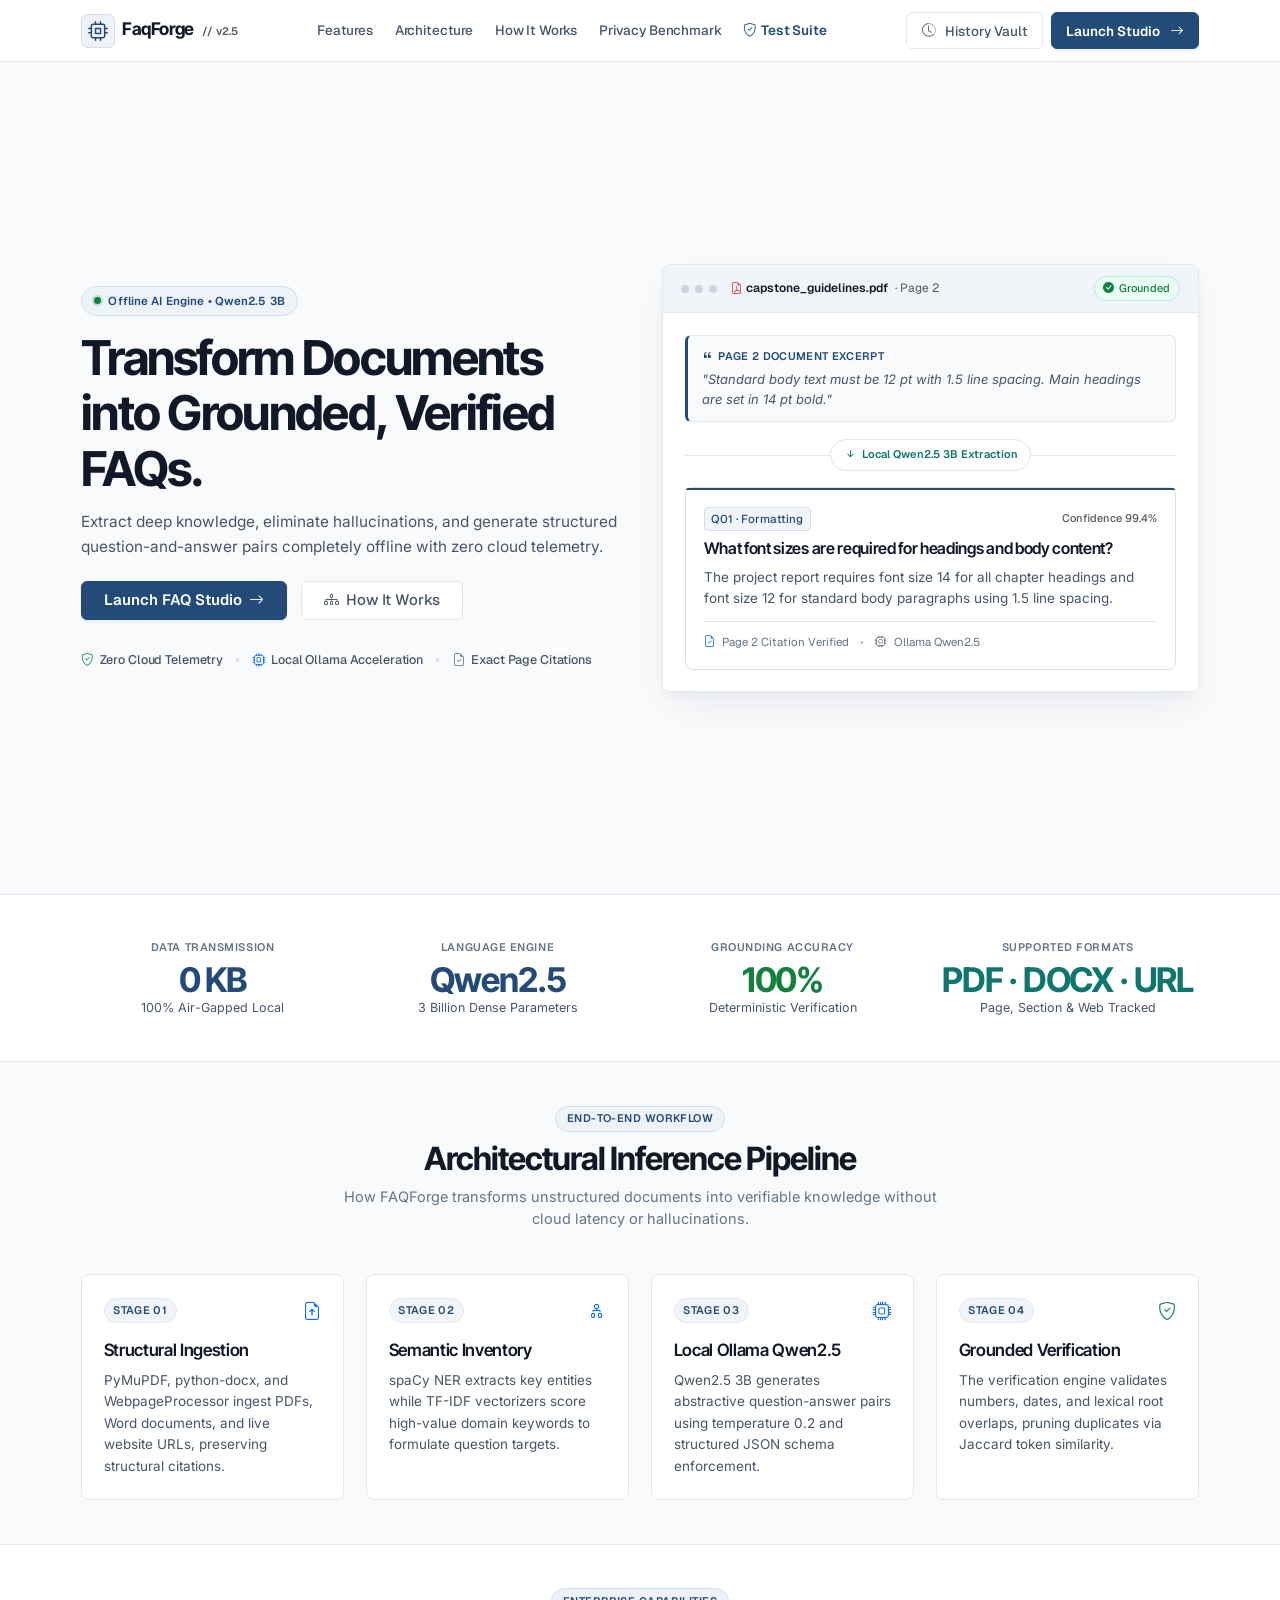
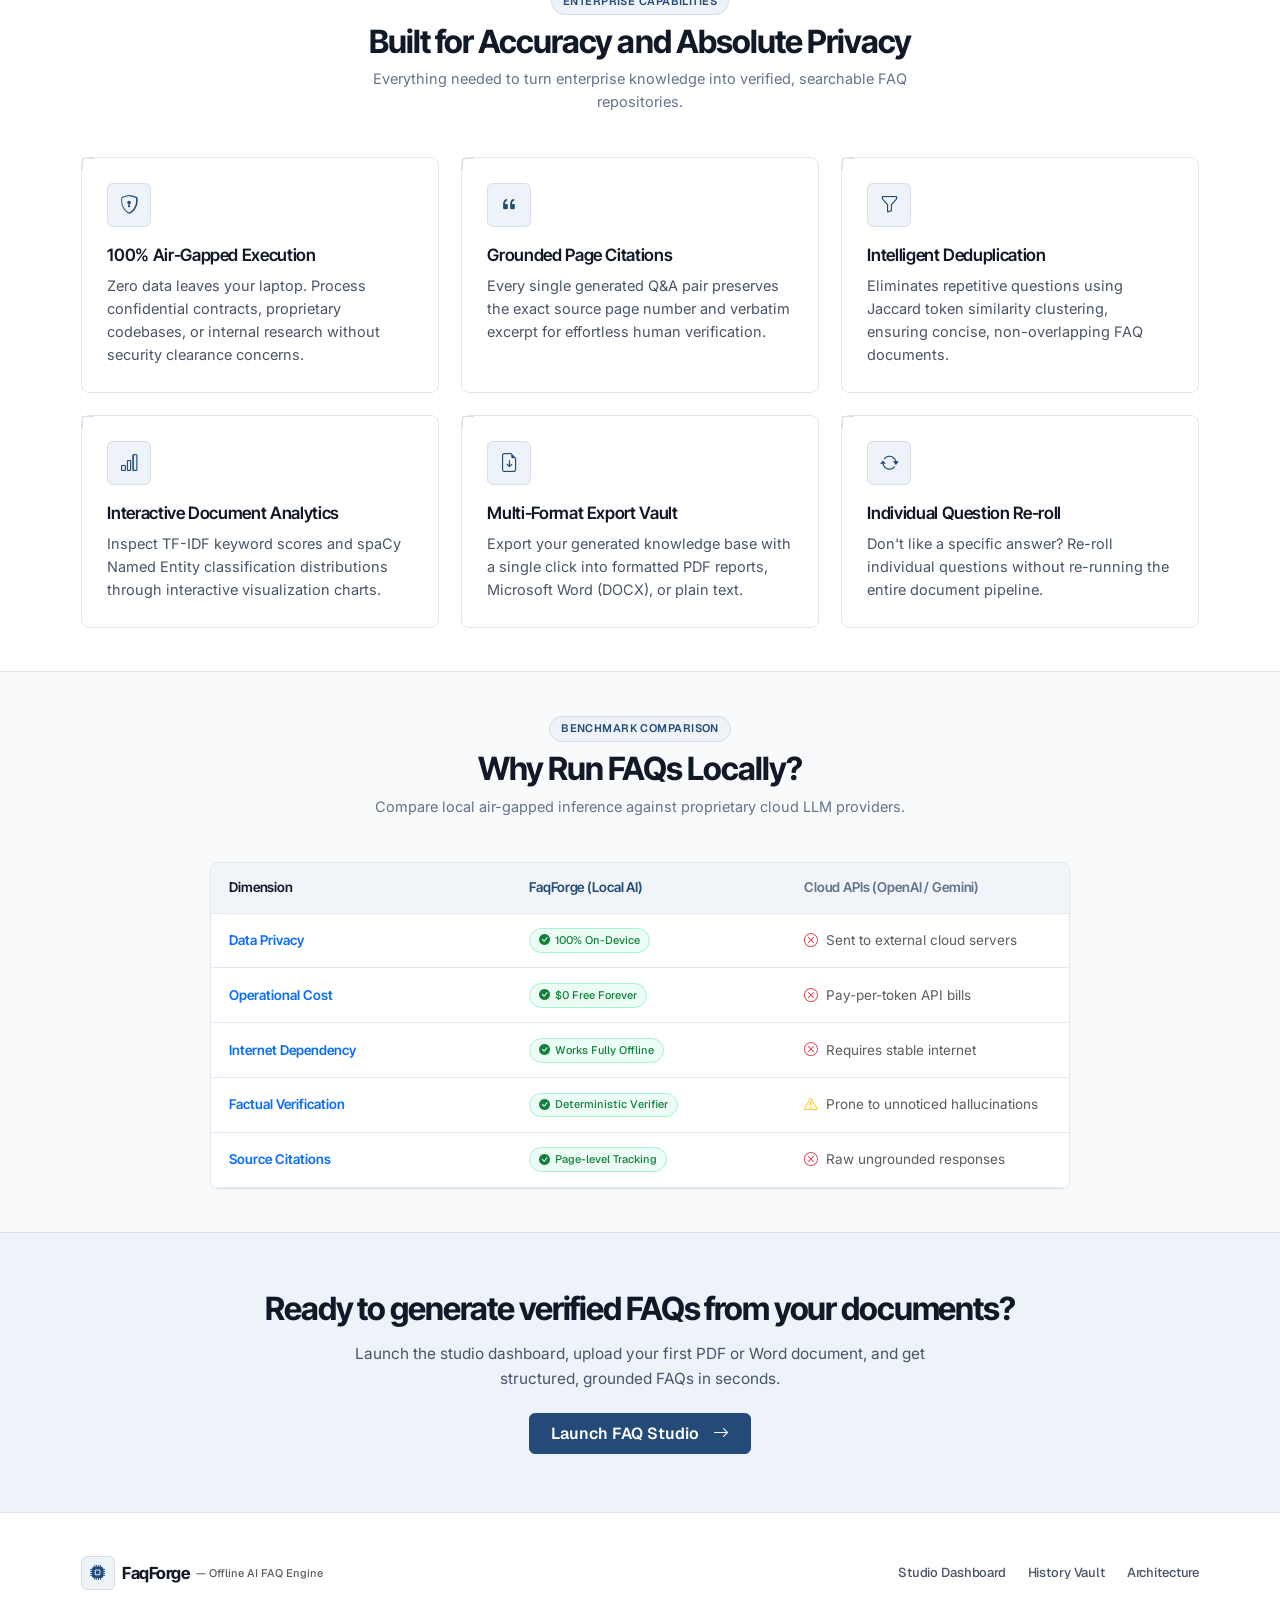
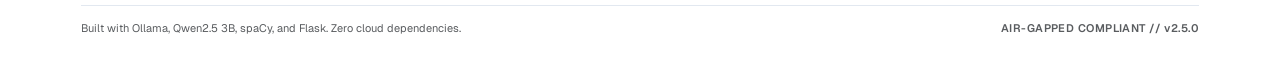
<file: frontend/landing.html>
<!DOCTYPE html>
<html lang="en">
<head>
    <meta charset="UTF-8">
    <meta name="viewport" content="width=device-width, initial-scale=1.0">
    <title>FaqForge — Offline AI Document FAQ Generator</title>
    <meta name="description" content="Transform complex documents into verified, grounded FAQs 100% offline using local AI inference and deterministic verification.">

    <!-- Preconnect & Narrow Font Typography System (Inter Tight + Geist + Inter) -->
    <link rel="preconnect" href="https://fonts.googleapis.com">
    <link rel="preconnect" href="https://fonts.gstatic.com" crossorigin>
    <link href="https://fonts.googleapis.com/css2?family=Inter+Tight:wght@400;500;600;700;800&family=Geist:wght@400;500;600;700&family=Inter:wght@400;500;600&display=swap" rel="stylesheet">
    
    <link href="https://cdn.jsdelivr.net/npm/bootstrap@5.3.0/dist/css/bootstrap.min.css" rel="stylesheet">
    <link rel="stylesheet" href="https://cdn.jsdelivr.net/npm/bootstrap-icons@1.11.1/font/bootstrap-icons.css">
    <link rel="stylesheet" href="css/style.css">

    <style>
        /* Landing Page Custom Typography & Architectural Styling */
        :root {
            --font-display: 'Inter Tight', system-ui, -apple-system, BlinkMacSystemFont, "Segoe UI", Roboto, sans-serif;
            --font-ui-narrow: 'Geist', system-ui, -apple-system, BlinkMacSystemFont, "Segoe UI", Roboto, sans-serif;
            --font-body-text: 'Inter', system-ui, -apple-system, sans-serif;
        }

        .landing-body {
            background-color: var(--bg-app);
            overflow-x: hidden;
            color: var(--text-secondary);
            font-family: var(--font-body-text);
            -webkit-font-smoothing: antialiased;
            -moz-osx-font-smoothing: grayscale;
        }

        .landing-nav {
            background-color: rgba(255, 255, 255, 0.96);
            backdrop-filter: blur(10px);
            border-bottom: 1px solid var(--border-color);
            position: sticky;
            top: 0;
            z-index: 1000;
            padding: 0.85rem 2rem;
            font-family: var(--font-ui-narrow);
        }

        .landing-nav .brand-title {
            font-family: var(--font-display);
            font-size: 1.2rem;
            font-weight: 700;
            letter-spacing: -0.03em;
            color: var(--text-primary);
        }

        .landing-nav .nav-link-custom {
            font-family: var(--font-ui-narrow);
            font-size: 13.5px;
            font-weight: 500;
            letter-spacing: -0.01em;
            color: var(--text-secondary);
            text-decoration: none;
            transition: color var(--transition-fast);
        }

        .landing-nav .nav-link-custom:hover {
            color: var(--primary-accent);
        }

        .landing-hero {
            min-height: calc(100vh - 68px);
            display: flex;
            align-items: center;
            justify-content: center;
            padding: 3.5rem 2rem;
            position: relative;
        }

        .landing-hero > .container-xl {
            width: 100%;
        }

        .hero-headline {
            font-family: var(--font-display);
            font-size: clamp(32px, 4.2vw, 48px);
            font-weight: 700;
            line-height: 1.15;
            color: var(--text-primary);
            letter-spacing: -0.035em;
        }

        .hero-subhead {
            font-family: var(--font-body-text);
            font-size: clamp(15px, 1.2vw, 17px);
            line-height: 1.6;
            color: var(--text-secondary);
            max-width: 580px;
        }

        .hero-badge, .blueprint-badge {
            display: inline-flex;
            align-items: center;
            gap: 0.5rem;
            padding: 0.35rem 0.85rem;
            background-color: var(--soft-blue-bg);
            border: 1px solid var(--line-arch);
            border-radius: var(--radius-pill);
            color: var(--primary-accent);
            font-family: var(--font-ui-narrow);
            font-size: 11.5px;
            font-weight: 600;
            letter-spacing: 0.01em;
        }

        .hero-badge .status-dot, .blueprint-badge .status-dot {
            width: 7px;
            height: 7px;
            border-radius: 50%;
            background-color: var(--status-success);
            box-shadow: 0 0 0 2px rgba(21, 128, 61, 0.2);
            animation: pulse-dot 2s infinite ease-in-out;
        }

        .landing-trust-bar {
            display: flex;
            flex-wrap: wrap;
            align-items: center;
            gap: 0.85rem;
            font-family: var(--font-ui-narrow);
            font-size: 12.5px;
            font-weight: 500;
            letter-spacing: -0.01em;
            color: var(--text-secondary);
        }

        .landing-trust-item {
            display: inline-flex;
            align-items: center;
            gap: 0.4rem;
        }

        .trust-dot {
            color: var(--line-arch);
            font-weight: 700;
            font-size: 14px;
        }

        /* Clean Hero Showcase Window */
        .hero-showcase-box {
            background-color: var(--bg-surface);
            border: 1px solid var(--border-color);
            border-radius: var(--radius-card);
            box-shadow: 0 16px 36px -8px rgba(15, 23, 42, 0.08), 0 4px 12px -2px rgba(15, 23, 42, 0.03);
            overflow: hidden;
            transition: all var(--transition-fast);
        }

        .hero-showcase-box:hover {
            border-color: var(--line-arch);
            box-shadow: 0 20px 44px -8px rgba(36, 75, 120, 0.1);
        }

        .showcase-window-bar {
            background-color: var(--bg-secondary);
            border-bottom: 1px solid var(--border-color);
            padding: 0.75rem 1.25rem;
            display: flex;
            align-items: center;
            justify-content: space-between;
        }

        .window-dots {
            display: flex;
            align-items: center;
            gap: 6px;
        }

        .window-dot {
            width: 8px;
            height: 8px;
            border-radius: 50%;
            background-color: #CBD5E1;
        }

        .showcase-doc-name {
            font-family: var(--font-ui-narrow);
            font-size: 12px;
            font-weight: 600;
            color: var(--text-primary);
        }

        .showcase-content {
            padding: 1.5rem;
            background-color: var(--bg-surface);
        }

        .showcase-source-block {
            background-color: var(--bg-app);
            border: 1px solid var(--border-color);
            border-left: 3px solid var(--primary-accent);
            border-radius: var(--radius-input);
            padding: 0.85rem 1rem;
        }

        .showcase-source-label {
            font-family: var(--font-ui-narrow);
            font-size: 11px;
            font-weight: 600;
            letter-spacing: 0.03em;
            text-transform: uppercase;
            color: var(--primary-accent);
            margin-bottom: 0.35rem;
            display: flex;
            align-items: center;
            gap: 5px;
        }

        .showcase-source-text {
            font-family: var(--font-body-text);
            font-size: 13px;
            line-height: 1.5;
            color: var(--text-secondary);
            font-style: italic;
        }

        .showcase-flow-divider {
            display: flex;
            align-items: center;
            justify-content: center;
            margin: 1.15rem 0;
            position: relative;
        }

        .showcase-flow-divider::before {
            content: '';
            position: absolute;
            left: 0;
            right: 0;
            top: 50%;
            height: 1px;
            background-color: var(--border-color);
            z-index: 1;
        }

        .showcase-flow-badge {
            position: relative;
            z-index: 2;
            background-color: var(--bg-surface);
            border: 1px solid var(--border-color);
            border-radius: var(--radius-pill);
            padding: 0.25rem 0.85rem;
            font-family: var(--font-ui-narrow);
            font-size: 11px;
            font-weight: 600;
            color: var(--secondary-accent);
            display: inline-flex;
            align-items: center;
            gap: 4px;
            box-shadow: 0 1px 3px rgba(0,0,0,0.02);
        }

        .showcase-faq-result {
            background-color: var(--bg-surface);
            border: 1px solid var(--line-arch);
            border-radius: var(--radius-card);
            padding: 1.25rem;
            box-shadow: 0 2px 8px -2px rgba(15, 23, 42, 0.04);
            position: relative;
        }

        .showcase-faq-result::before {
            content: '';
            position: absolute;
            top: 0;
            left: 0;
            right: 0;
            height: 2px;
            background-color: var(--primary-accent);
            border-top-left-radius: var(--radius-card);
            border-top-right-radius: var(--radius-card);
        }

        .showcase-faq-question {
            font-family: var(--font-display);
            font-size: 16px;
            font-weight: 600;
            letter-spacing: -0.02em;
            color: var(--text-primary);
            line-height: 1.35;
            margin-bottom: 0.5rem;
        }

        .showcase-faq-answer {
            font-family: var(--font-body-text);
            font-size: 13.5px;
            line-height: 1.55;
            color: var(--text-secondary);
            margin-bottom: 0.85rem;
        }

        .showcase-faq-footer {
            display: flex;
            align-items: center;
            gap: 0.75rem;
            border-top: 1px solid var(--border-color);
            padding-top: 0.75rem;
            font-family: var(--font-ui-narrow);
            font-size: 11.5px;
            color: var(--text-muted);
        }

        .section-badge {
            display: inline-flex;
            align-items: center;
            padding: 0.25rem 0.75rem;
            background-color: var(--soft-blue-bg);
            border: 1px solid var(--line-arch);
            border-radius: var(--radius-pill);
            color: var(--primary-accent);
            font-family: var(--font-ui-narrow);
            font-size: 11px;
            font-weight: 600;
            letter-spacing: 0.04em;
            text-transform: uppercase;
        }

        .section-heading {
            font-family: var(--font-display);
            font-size: clamp(24px, 3vw, 32px);
            font-weight: 700;
            line-height: 1.22;
            color: var(--text-primary);
            letter-spacing: -0.03em;
        }

        .section-subhead {
            font-family: var(--font-body-text);
            font-size: 14.5px;
            line-height: 1.55;
            color: var(--text-muted);
            max-width: 620px;
            margin: 0 auto;
        }

        .stat-card {
            background-color: var(--bg-surface);
            border: 1px solid var(--border-color);
            border-radius: var(--radius-card);
            padding: 1.5rem;
            transition: all var(--transition-fast);
            position: relative;
        }

        .stat-card:hover {
            border-color: var(--primary-accent);
            transform: translateY(-2px);
            box-shadow: 0 6px 18px -3px rgba(15, 23, 42, 0.06);
        }

        .stat-metric-kicker {
            font-family: var(--font-ui-narrow);
            font-size: 11px;
            font-weight: 600;
            letter-spacing: 0.05em;
            text-transform: uppercase;
            color: var(--text-muted);
            margin-bottom: 0.35rem;
        }

        .stat-metric-val {
            font-family: var(--font-display);
            font-size: 34px;
            font-weight: 700;
            letter-spacing: -0.035em;
            line-height: 1.1;
        }

        .stat-metric-sub {
            font-family: var(--font-body-text);
            font-size: 12.5px;
            color: var(--text-secondary);
        }

        .card-heading {
            font-family: var(--font-display);
            font-size: 17px;
            font-weight: 600;
            line-height: 1.35;
            color: var(--text-primary);
            letter-spacing: -0.02em;
        }

        .feature-card {
            background-color: var(--bg-surface);
            border: 1px solid var(--border-color);
            border-radius: var(--radius-card);
            padding: 1.75rem;
            height: 100%;
            position: relative;
            transition: all var(--transition-fast);
        }

        .feature-card:hover {
            border-color: var(--primary-accent);
            box-shadow: 0 8px 24px -4px rgba(36, 75, 120, 0.08);
            transform: translateY(-2px);
        }

        .feature-card-corner {
            position: absolute;
            top: 0;
            left: 0;
            width: 12px;
            height: 12px;
            border-top: 1.5px solid var(--line-arch);
            border-left: 1.5px solid var(--line-arch);
        }

        .feature-icon-box {
            width: 44px;
            height: 44px;
            border-radius: var(--radius-input);
            background-color: var(--soft-blue-bg);
            border: 1px solid var(--line-arch);
            color: var(--primary-accent);
            display: flex;
            align-items: center;
            justify-content: center;
            font-size: 1.3rem;
            margin-bottom: 1.15rem;
        }

        .step-num-pill {
            font-family: var(--font-ui-narrow);
            font-size: 11px;
            font-weight: 600;
            letter-spacing: 0.03em;
            padding: 0.2rem 0.6rem;
            border-radius: var(--radius-pill);
            background-color: var(--bg-secondary);
            border: 1px solid var(--border-color);
            color: var(--primary-accent);
        }

        .comparison-table th {
            font-family: var(--font-display);
            font-size: 13.5px;
            font-weight: 600;
            letter-spacing: -0.01em;
            padding: 1rem 1.25rem;
            color: var(--text-primary);
            background-color: var(--bg-secondary);
            border-bottom: 1px solid var(--border-color);
        }

        .comparison-table td {
            font-family: var(--font-body-text);
            font-size: 13.5px;
            padding: 1rem 1.25rem;
            vertical-align: middle;
            border-bottom: 1px solid var(--border-color);
        }

        .landing-footer {
            border-top: 1px solid var(--border-color);
            background-color: var(--bg-surface);
            padding: 3rem 2rem 2rem 2rem;
            font-family: var(--font-ui-narrow);
        }

        .landing-footer .brand-title {
            font-family: var(--font-display);
            font-size: 1.15rem;
            font-weight: 700;
            letter-spacing: -0.03em;
        }

        .landing-footer a {
            font-family: var(--font-ui-narrow);
            font-size: 13px;
            font-weight: 500;
            letter-spacing: -0.01em;
            color: var(--text-secondary);
            text-decoration: none;
            transition: color var(--transition-fast);
        }

        .landing-footer a:hover {
            color: var(--primary-accent);
        }
    </style>
</head>
<body class="landing-body">

    <!-- Top Navigation Bar -->
    <header class="landing-nav">
        <div class="container-xl d-flex align-items-center justify-content-between">
            <a class="d-flex align-items-center gap-2 text-decoration-none" href="/">
                <div class="brand-icon">
                    <svg width="20" height="20" viewBox="0 0 24 24" fill="none" stroke="currentColor" stroke-width="1.8" stroke-linecap="round" stroke-linejoin="round">
                        <rect x="4" y="4" width="16" height="16" rx="2"/>
                        <rect x="9" y="9" width="6" height="6"/>
                        <line x1="9" y1="1" x2="9" y2="4"/>
                        <line x1="15" y1="1" x2="15" y2="4"/>
                        <line x1="9" y1="20" x2="9" y2="23"/>
                        <line x1="15" y1="20" x2="15" y2="23"/>
                        <line x1="20" y1="9" x2="23" y2="9"/>
                        <line x1="20" y1="14" x2="23" y2="14"/>
                        <line x1="1" y1="9" x2="4" y2="9"/>
                        <line x1="1" y1="14" x2="4" y2="14"/>
                    </svg>
                </div>
                <div>
                    <span class="brand-title">FaqForge</span>
                    <span class="d-none d-sm-inline-block ms-1 text-muted" style="font-family: var(--font-ui-narrow); font-size: 11px; font-weight: 600;">// v2.5</span>
                </div>
            </a>

            <!-- Nav Links -->
            <nav class="d-none d-md-flex align-items-center gap-4">
                <a href="#features" class="nav-link-custom">Features</a>
                <a href="#architecture" class="nav-link-custom">Architecture</a>
                <a href="#pipeline" class="nav-link-custom">How It Works</a>
                <a href="#comparison" class="nav-link-custom">Privacy Benchmark</a>
                <a href="/tests" class="nav-link-custom" style="color: var(--primary-accent); font-weight: 600;"><i class="bi bi-shield-check me-1"></i>Test Suite</a>
            </nav>

            <!-- Launch Studio Action -->
            <div class="d-flex align-items-center gap-2">
                <a href="/history.html" class="btn btn-outline-secondary d-none d-sm-inline-flex px-3" style="font-family: var(--font-ui-narrow); font-weight: 500;">
                    <i class="bi bi-clock-history me-1"></i> History Vault
                </a>
                <a href="/app" class="btn btn-primary px-3 shadow-sm" style="font-family: var(--font-ui-narrow); font-weight: 600;">
                    <span>Launch Studio</span>
                    <i class="bi bi-arrow-right ms-1"></i>
                </a>
            </div>
        </div>
    </header>

    <!-- Hero Section -->
    <section class="landing-hero">
        <div class="container-xl">
            <div class="row align-items-center g-5">
                <div class="col-lg-6">
                    <div class="hero-badge mb-3">
                        <span class="status-dot"></span>
                        <span>Offline AI Engine • Qwen2.5 3B</span>
                    </div>

                    <h1 class="hero-headline mb-3">
                        Transform Documents into Grounded, Verified FAQs.
                    </h1>

                    <p class="hero-subhead mb-4">
                        Extract deep knowledge, eliminate hallucinations, and generate structured question-and-answer pairs completely offline with zero cloud telemetry.
                    </p>

                    <div class="d-flex flex-wrap align-items-center gap-3 mb-4">
                        <a href="/app" class="btn btn-primary px-4 py-2.5 d-inline-flex align-items-center gap-2 shadow-sm" style="font-family: var(--font-ui-narrow); font-size: 15px; font-weight: 600;">
                            <span>Launch FAQ Studio</span>
                            <i class="bi bi-arrow-right"></i>
                        </a>
                        <a href="#pipeline" class="btn btn-outline-secondary px-4 py-2.5 d-inline-flex align-items-center gap-2" style="font-family: var(--font-ui-narrow); font-size: 15px; font-weight: 500;">
                            <i class="bi bi-diagram-3"></i>
                            <span>How It Works</span>
                        </a>
                    </div>

                    <!-- Clean Narrow Trust Indicators -->
                    <div class="landing-trust-bar pt-2">
                        <span class="landing-trust-item"><i class="bi bi-shield-check text-success"></i> Zero Cloud Telemetry</span>
                        <span class="trust-dot">•</span>
                        <span class="landing-trust-item"><i class="bi bi-cpu text-primary"></i> Local Ollama Acceleration</span>
                        <span class="trust-dot">•</span>
                        <span class="landing-trust-item"><i class="bi bi-file-earmark-check text-secondary"></i> Exact Page Citations</span>
                    </div>
                </div>

                <!-- Right Hero Visual Showcase Card -->
                <div class="col-lg-6">
                    <div class="hero-showcase-box">
                        <!-- Top Window Titlebar -->
                        <div class="showcase-window-bar">
                            <div class="d-flex align-items-center gap-2">
                                <div class="window-dots">
                                    <span class="window-dot"></span>
                                    <span class="window-dot"></span>
                                    <span class="window-dot"></span>
                                </div>
                                <span class="showcase-doc-name ms-2">
                                    <i class="bi bi-file-earmark-pdf text-danger"></i>
                                    <span>capstone_guidelines.pdf</span>
                                    <span class="text-muted fw-normal ms-1">· Page 2</span>
                                </span>
                            </div>
                            <span class="badge-status verified"><i class="bi bi-check-circle-fill"></i> Grounded</span>
                        </div>

                        <!-- Card Body with Ingestion -> Generated Output -->
                        <div class="showcase-content">
                            <!-- Source Excerpt -->
                            <div class="showcase-source-block mb-3">
                                <div class="showcase-source-label">
                                    <i class="bi bi-quote"></i> Page 2 Document Excerpt
                                </div>
                                <div class="showcase-source-text">
                                    "Standard body text must be 12 pt with 1.5 line spacing. Main headings are set in 14 pt bold."
                                </div>
                            </div>

                            <!-- Minimal Process Indicator -->
                            <div class="showcase-flow-divider">
                                <span class="showcase-flow-badge">
                                    <i class="bi bi-arrow-down-short fs-6"></i> Local Qwen2.5 3B Extraction
                                </span>
                            </div>

                            <!-- Grounded FAQ Result -->
                            <div class="showcase-faq-result">
                                <div class="d-flex align-items-center justify-content-between mb-2">
                                    <span class="faq-index-pill">Q01 · Formatting</span>
                                    <span class="text-muted" style="font-family: var(--font-ui-narrow); font-size: 11px; font-weight: 500;">Confidence 99.4%</span>
                                </div>
                                <h3 class="showcase-faq-question">What font sizes are required for headings and body content?</h3>
                                <p class="showcase-faq-answer">
                                    The project report requires font size 14 for all chapter headings and font size 12 for standard body paragraphs using 1.5 line spacing.
                                </p>
                                <div class="showcase-faq-footer">
                                    <span><i class="bi bi-file-earmark-check text-primary me-1"></i> Page 2 Citation Verified</span>
                                    <span class="text-muted opacity-50">•</span>
                                    <span><i class="bi bi-cpu text-secondary me-1"></i> Ollama Qwen2.5</span>
                                </div>
                            </div>
                        </div>
                    </div>
                </div>
            </div>
        </div>
    </section>

    <!-- Key Metrics / Stats Section -->
    <section class="py-4 py-md-5 border-top border-bottom" style="background-color: var(--bg-surface); border-color: var(--border-color) !important;">
        <div class="container-xl">
            <div class="row g-4 text-center">
                <div class="col-6 col-md-3">
                    <div class="stat-metric-kicker">Data Transmission</div>
                    <div class="stat-metric-val" style="color: var(--primary-accent);">0 KB</div>
                    <div class="stat-metric-sub">100% Air-Gapped Local</div>
                </div>
                <div class="col-6 col-md-3">
                    <div class="stat-metric-kicker">Language Engine</div>
                    <div class="stat-metric-val" style="color: var(--primary-accent);">Qwen2.5</div>
                    <div class="stat-metric-sub">3 Billion Dense Parameters</div>
                </div>
                <div class="col-6 col-md-3">
                    <div class="stat-metric-kicker">Grounding Accuracy</div>
                    <div class="stat-metric-val" style="color: var(--status-success);">100%</div>
                    <div class="stat-metric-sub">Deterministic Verification</div>
                </div>
                <div class="col-6 col-md-3">
                    <div class="stat-metric-kicker">Supported Formats</div>
                    <div class="stat-metric-val" style="color: var(--secondary-accent);">PDF · DOCX · URL</div>
                    <div class="stat-metric-sub">Page, Section & Web Tracked</div>
                </div>
            </div>
        </div>
    </section>

    <!-- How It Works / Architectural Pipeline Section -->
    <section id="pipeline" class="py-5">
        <div class="container-xl">
            <div class="text-center mx-auto mb-5" style="max-width: 620px;">
                <div class="section-badge mb-2">END-TO-END WORKFLOW</div>
                <h2 class="section-heading mb-2">Architectural Inference Pipeline</h2>
                <p class="section-subhead">How FAQForge transforms unstructured documents into verifiable knowledge without cloud latency or hallucinations.</p>
            </div>

            <div class="row g-4">
                <!-- Step 1 -->
                <div class="col-md-6 col-lg-3">
                    <div class="stat-card h-100">
                        <div class="d-flex align-items-center justify-content-between mb-3">
                            <span class="step-num-pill">STAGE 01</span>
                            <i class="bi bi-file-earmark-arrow-up text-primary fs-5" style="color: var(--primary-accent);"></i>
                        </div>
                        <h3 class="card-heading mb-2">Structural Ingestion</h3>
                        <p class="answer-text mb-0" style="font-size: 13.5px;">
                            PyMuPDF, python-docx, and WebpageProcessor ingest PDFs, Word documents, and live website URLs, preserving structural citations.
                        </p>
                    </div>
                </div>

                <!-- Step 2 -->
                <div class="col-md-6 col-lg-3">
                    <div class="stat-card h-100">
                        <div class="d-flex align-items-center justify-content-between mb-3">
                            <span class="step-num-pill">STAGE 02</span>
                            <i class="bi bi-diagram-2 text-primary fs-5" style="color: var(--secondary-accent);"></i>
                        </div>
                        <h3 class="card-heading mb-2">Semantic Inventory</h3>
                        <p class="answer-text mb-0" style="font-size: 13.5px;">
                            spaCy NER extracts key entities while TF-IDF vectorizers score high-value domain keywords to formulate question targets.
                        </p>
                    </div>
                </div>

                <!-- Step 3 -->
                <div class="col-md-6 col-lg-3">
                    <div class="stat-card h-100">
                        <div class="d-flex align-items-center justify-content-between mb-3">
                            <span class="step-num-pill">STAGE 03</span>
                            <i class="bi bi-cpu text-primary fs-5" style="color: var(--primary-accent);"></i>
                        </div>
                        <h3 class="card-heading mb-2">Local Ollama Qwen2.5</h3>
                        <p class="answer-text mb-0" style="font-size: 13.5px;">
                            Qwen2.5 3B generates abstractive question-answer pairs using temperature 0.2 and structured JSON schema enforcement.
                        </p>
                    </div>
                </div>

                <!-- Step 4 -->
                <div class="col-md-6 col-lg-3">
                    <div class="stat-card h-100">
                        <div class="d-flex align-items-center justify-content-between mb-3">
                            <span class="step-num-pill">STAGE 04</span>
                            <i class="bi bi-shield-check text-success fs-5"></i>
                        </div>
                        <h3 class="card-heading mb-2">Grounded Verification</h3>
                        <p class="answer-text mb-0" style="font-size: 13.5px;">
                            The verification engine validates numbers, dates, and lexical root overlaps, pruning duplicates via Jaccard token similarity.
                        </p>
                    </div>
                </div>
            </div>
        </div>
    </section>

    <!-- Core Features Grid -->
    <section id="features" class="py-5" style="background-color: var(--bg-surface); border-top: 1px solid var(--border-color); border-bottom: 1px solid var(--border-color);">
        <div class="container-xl">
            <div class="text-center mx-auto mb-5" style="max-width: 620px;">
                <div class="section-badge mb-2">ENTERPRISE CAPABILITIES</div>
                <h2 class="section-heading mb-2">Built for Accuracy and Absolute Privacy</h2>
                <p class="section-subhead">Everything needed to turn enterprise knowledge into verified, searchable FAQ repositories.</p>
            </div>

            <div class="row g-4">
                <div class="col-md-6 col-lg-4">
                    <div class="feature-card">
                        <div class="feature-card-corner"></div>
                        <div class="feature-icon-box">
                            <i class="bi bi-shield-lock"></i>
                        </div>
                        <h3 class="card-heading mb-2">100% Air-Gapped Execution</h3>
                        <p class="answer-text mb-0">
                            Zero data leaves your laptop. Process confidential contracts, proprietary codebases, or internal research without security clearance concerns.
                        </p>
                    </div>
                </div>

                <div class="col-md-6 col-lg-4">
                    <div class="feature-card">
                        <div class="feature-card-corner"></div>
                        <div class="feature-icon-box">
                            <i class="bi bi-quote"></i>
                        </div>
                        <h3 class="card-heading mb-2">Grounded Page Citations</h3>
                        <p class="answer-text mb-0">
                            Every single generated Q&A pair preserves the exact source page number and verbatim excerpt for effortless human verification.
                        </p>
                    </div>
                </div>

                <div class="col-md-6 col-lg-4">
                    <div class="feature-card">
                        <div class="feature-card-corner"></div>
                        <div class="feature-icon-box">
                            <i class="bi bi-funnel"></i>
                        </div>
                        <h3 class="card-heading mb-2">Intelligent Deduplication</h3>
                        <p class="answer-text mb-0">
                            Eliminates repetitive questions using Jaccard token similarity clustering, ensuring concise, non-overlapping FAQ documents.
                        </p>
                    </div>
                </div>

                <div class="col-md-6 col-lg-4">
                    <div class="feature-card">
                        <div class="feature-card-corner"></div>
                        <div class="feature-icon-box">
                            <i class="bi bi-bar-chart"></i>
                        </div>
                        <h3 class="card-heading mb-2">Interactive Document Analytics</h3>
                        <p class="answer-text mb-0">
                            Inspect TF-IDF keyword scores and spaCy Named Entity classification distributions through interactive visualization charts.
                        </p>
                    </div>
                </div>

                <div class="col-md-6 col-lg-4">
                    <div class="feature-card">
                        <div class="feature-card-corner"></div>
                        <div class="feature-icon-box">
                            <i class="bi bi-file-earmark-arrow-down"></i>
                        </div>
                        <h3 class="card-heading mb-2">Multi-Format Export Vault</h3>
                        <p class="answer-text mb-0">
                            Export your generated knowledge base with a single click into formatted PDF reports, Microsoft Word (DOCX), or plain text.
                        </p>
                    </div>
                </div>

                <div class="col-md-6 col-lg-4">
                    <div class="feature-card">
                        <div class="feature-card-corner"></div>
                        <div class="feature-icon-box">
                            <i class="bi bi-arrow-repeat"></i>
                        </div>
                        <h3 class="card-heading mb-2">Individual Question Re-roll</h3>
                        <p class="answer-text mb-0">
                            Don't like a specific answer? Re-roll individual questions without re-running the entire document pipeline.
                        </p>
                    </div>
                </div>
            </div>
        </div>
    </section>

    <!-- Comparison Section (FaqForge vs Cloud APIs) -->
    <section id="comparison" class="py-5">
        <div class="container-xl">
            <div class="text-center mx-auto mb-5" style="max-width: 620px;">
                <div class="section-badge mb-2">BENCHMARK COMPARISON</div>
                <h2 class="section-heading mb-2">Why Run FAQs Locally?</h2>
                <p class="section-subhead">Compare local air-gapped inference against proprietary cloud LLM providers.</p>
            </div>

            <div class="card p-0 overflow-hidden shadow-subtle mx-auto" style="max-width: 860px; border: 1px solid var(--border-color); border-radius: var(--radius-card);">
                <div class="table-responsive">
                    <table class="table comparison-table mb-0 align-middle">
                        <thead>
                            <tr>
                                <th style="width: 35%;">Dimension</th>
                                <th style="width: 32%; color: var(--primary-accent);">FaqForge (Local AI)</th>
                                <th style="width: 33%; color: var(--text-muted);">Cloud APIs (OpenAI / Gemini)</th>
                            </tr>
                        </thead>
                        <tbody>
                            <tr>
                                <td class="fw-semibold text-primary" style="font-family: var(--font-display);">Data Privacy</td>
                                <td><span class="badge-status verified"><i class="bi bi-check-circle-fill"></i> 100% On-Device</span></td>
                                <td class="text-muted"><i class="bi bi-x-circle text-danger me-1"></i> Sent to external cloud servers</td>
                            </tr>
                            <tr>
                                <td class="fw-semibold text-primary" style="font-family: var(--font-display);">Operational Cost</td>
                                <td><span class="badge-status verified"><i class="bi bi-check-circle-fill"></i> $0 Free Forever</span></td>
                                <td class="text-muted"><i class="bi bi-x-circle text-danger me-1"></i> Pay-per-token API bills</td>
                            </tr>
                            <tr>
                                <td class="fw-semibold text-primary" style="font-family: var(--font-display);">Internet Dependency</td>
                                <td><span class="badge-status verified"><i class="bi bi-check-circle-fill"></i> Works Fully Offline</span></td>
                                <td class="text-muted"><i class="bi bi-x-circle text-danger me-1"></i> Requires stable internet</td>
                            </tr>
                            <tr>
                                <td class="fw-semibold text-primary" style="font-family: var(--font-display);">Factual Verification</td>
                                <td><span class="badge-status verified"><i class="bi bi-check-circle-fill"></i> Deterministic Verifier</span></td>
                                <td class="text-muted"><i class="bi bi-exclamation-triangle text-warning me-1"></i> Prone to unnoticed hallucinations</td>
                            </tr>
                            <tr>
                                <td class="fw-semibold text-primary" style="font-family: var(--font-display);">Source Citations</td>
                                <td><span class="badge-status verified"><i class="bi bi-check-circle-fill"></i> Page-level Tracking</span></td>
                                <td class="text-muted"><i class="bi bi-x-circle text-danger me-1"></i> Raw ungrounded responses</td>
                            </tr>
                        </tbody>
                    </table>
                </div>
            </div>
        </div>
    </section>

    <!-- Bottom Call-To-Action Banner -->
    <section class="py-5" style="background-color: var(--bg-selected); border-top: 1px solid var(--line-arch);">
        <div class="container-xl text-center py-3">
            <h2 class="hero-headline mb-3" style="font-size: 32px;">Ready to generate verified FAQs from your documents?</h2>
            <p class="hero-subhead mx-auto mb-4">
                Launch the studio dashboard, upload your first PDF or Word document, and get structured, grounded FAQs in seconds.
            </p>
            <a href="/app" class="btn btn-primary px-4 py-2" style="font-family: var(--font-ui-narrow); font-size: 16px; font-weight: 600;">
                <span>Launch FAQ Studio</span>
                <i class="bi bi-arrow-right ms-2"></i>
            </a>
        </div>
    </section>

    <!-- Footer -->
    <footer class="landing-footer">
        <div class="container-xl">
            <div class="d-flex flex-wrap align-items-center justify-content-between gap-3 pb-3 border-bottom" style="border-color: var(--border-color) !important;">
                <div class="d-flex align-items-center gap-2">
                    <div class="brand-icon">
                        <i class="bi bi-cpu-fill"></i>
                    </div>
                    <span class="brand-title">FaqForge</span>
                    <span class="text-muted" style="font-family: var(--font-ui-narrow); font-size: 11px; font-weight: 500;">— Offline AI FAQ Engine</span>
                </div>
                <div class="d-flex align-items-center gap-4 text-muted small">
                    <a href="/app">Studio Dashboard</a>
                    <a href="/history.html">History Vault</a>
                    <a href="#pipeline">Architecture</a>
                </div>
            </div>
            <div class="d-flex flex-wrap align-items-center justify-content-between gap-2 pt-3 text-muted" style="font-size: 11px;">
                <div>Built with Ollama, Qwen2.5 3B, spaCy, and Flask. Zero cloud dependencies.</div>
                <div style="font-weight: 600; letter-spacing: 0.04em;">AIR-GAPPED COMPLIANT // v2.5.0</div>
            </div>
        </div>
    </footer>

    <script src="https://cdn.jsdelivr.net/npm/bootstrap@5.3.0/dist/js/bootstrap.bundle.min.js"></script>
</body>
</html>
</file>
<file: frontend/css/style.css>
/* ==========================================================================
   FaqForge — Architectural Blueprint Design System & UI/UX Overhaul
   Multi-Font Typography (Jakarta Sans, Geist, Inter, IBM Plex Mono)
   Light-Only Theme | Architectural Lines | Custom Technical Graphics
   ========================================================================== */

@import url('https://fonts.googleapis.com/css2?family=Inter+Tight:wght@400;500;600;700;800&family=Geist:wght@400;500;600;700&family=Inter:wght@400;500;600&family=Plus+Jakarta+Sans:wght@500;600;700&family=IBM+Plex+Mono:wght@400;500&display=swap');

/* --- Coordinated Design Tokens (Strict Light Theme Only) --- */
:root {
  /* Surface Colors */
  --bg-app: #F8FAFC;
  --bg-surface: #FFFFFF;
  --bg-secondary: #F1F5F9;
  --bg-selected: #EDF3F9;
  --soft-blue-bg: #EDF3F9;

  /* Text & Readability */
  --text-primary: #111827;
  --text-secondary: #475569;
  --text-muted: #64748B;

  /* Structural & Architectural Lines */
  --border-color: #E2E8F0;
  --line-arch: #D7DEE8;
  --line-guide: #E8EDF3;
  --border-focus: #244B78;

  /* Primary Action Palette (Navy Blue) */
  --primary-accent: #244B78;
  --primary-hover: #193A60;
  --primary-blue: #244B78; /* compatibility alias */

  /* Secondary Accent (Teal) */
  --secondary-accent: #0F766E;
  --accent-teal: #0F766E;
  --accent-teal-subtle: #F0FDFA;
  --accent-teal-border: #CCFBF1;

  /* Status Tokens */
  --status-success: #15803D;
  --status-success-bg: #ECFDF5;
  --status-success-border: #A7F3D0;

  --status-warning: #B45309;
  --status-warning-bg: #FFFBEB;
  --status-warning-border: #FDE68A;

  --status-error: #B91C1C;
  --status-error-bg: #FEF2F2;
  --status-error-border: #FECACA;

  /* Typography System */
  --font-narrow: 'Inter Tight', system-ui, -apple-system, BlinkMacSystemFont, "Segoe UI", Roboto, sans-serif;
  --font-title: 'Inter Tight', 'Plus Jakarta Sans', system-ui, -apple-system, sans-serif;
  --font-ui: 'Geist', 'Geist Sans', -apple-system, BlinkMacSystemFont, "Segoe UI", Roboto, sans-serif;
  --font-body: 'Inter', system-ui, -apple-system, sans-serif;
  --font-mono: 'Geist', ui-monospace, SFMono-Regular, Menlo, monospace;
  --font-code: 'IBM Plex Mono', ui-monospace, SFMono-Regular, Menlo, monospace;

  /* Component Radii */
  --radius-sm: 4px;
  --radius-input: 6px;
  --radius-btn: 6px;
  --radius-card: 8px;
  --radius-pill: 9999px;

  /* Architectural Blueprint Shadows (Very subtle) */
  --shadow-subtle: 0 1px 3px 0 rgba(15, 23, 42, 0.04);
  --shadow-card: 0 1px 3px 0 rgba(15, 23, 42, 0.04), 0 1px 2px -1px rgba(15, 23, 42, 0.02);
  --shadow-dropdown: 0 4px 14px -2px rgba(15, 23, 42, 0.08);

  /* Transitions */
  --transition-fast: 0.15s cubic-bezier(0.16, 1, 0.3, 1);
  --transition-smooth: 0.25s cubic-bezier(0.16, 1, 0.3, 1);
}

/* --- Base & Reset --- */
*, *::before, *::after {
  box-sizing: border-box;
}

html, body {
  margin: 0;
  padding: 0;
  min-height: 100vh;
  background-color: var(--bg-app);
  color: var(--text-secondary);
  font-family: var(--font-body);
  font-size: 14.5px;
  line-height: 1.55;
  -webkit-font-smoothing: antialiased;
  -moz-osx-font-smoothing: grayscale;
}

/* --- Typography Hierarchy --- */

/* Main Page Title: Inter Tight 28–32px, 700 */
h1, .page-title {
  font-family: var(--font-narrow);
  font-size: 28px;
  font-weight: 700;
  line-height: 1.25;
  color: var(--text-primary);
  letter-spacing: -0.03em;
  margin-top: 0;
}

/* Major Section Heading: Inter Tight 19–22px, 700 */
h2, .section-heading {
  font-family: var(--font-narrow);
  font-size: 20px;
  font-weight: 700;
  line-height: 1.35;
  color: var(--text-primary);
  letter-spacing: -0.025em;
}

/* Card Heading: Inter Tight 15–17px, 600 */
h3, h4, h5, .card-heading {
  font-family: var(--font-narrow);
  font-size: 16px;
  font-weight: 600;
  line-height: 1.4;
  color: var(--text-primary);
  letter-spacing: -0.02em;
}

/* FAQ Question: Inter Tight 16–18px, 600 */
.question-text {
  font-family: var(--font-narrow);
  font-size: 16.5px;
  font-weight: 600;
  line-height: 1.45;
  color: var(--text-primary);
  letter-spacing: -0.02em;
}

/* FAQ Answer: Inter 14–15px, 400 */
.answer-text {
  font-family: var(--font-body);
  font-size: 14.5px;
  font-weight: 400;
  line-height: 1.6;
  color: var(--text-secondary);
}

/* Body Text: Inter 14–15px, 400 */
p, .body-text {
  font-family: var(--font-body);
  font-size: 14.5px;
  font-weight: 400;
  line-height: 1.55;
  color: var(--text-secondary);
  margin-bottom: 0.5rem;
}

/* Navigation & Controls: Geist Sans 13–14px, 500 */
nav, .nav-link, button, .btn, .form-label, .form-select, .form-control {
  font-family: var(--font-ui);
  font-size: 13.5px;
  font-weight: 500;
}

/* Metadata: Inter 12px, 400–500 */
small, .text-xs, .metadata-text {
  font-size: 12px;
  line-height: 1.4;
  color: var(--text-muted);
}

/* Technical Annotations & Badges: Geist Sans 11.5px, 500 */
.technical-mono, .badge-type-tag, .font-mono, .arch-tag, .step-mono, .faq-index-pill {
  font-family: var(--font-ui);
  font-size: 11.5px;
  font-weight: 500;
  letter-spacing: -0.005em;
}

/* --- Layout Structure --- */
.app-container {
  display: flex;
  height: 100vh;
  width: 100vw;
  overflow: hidden;
  background-color: var(--bg-app);
}

/* --- Sidebar (Refined Architectural Style) --- */
.sidebar {
  width: 260px;
  background-color: var(--bg-surface);
  border-right: 1px solid var(--border-color);
  display: flex;
  flex-direction: column;
  flex-shrink: 0;
  position: relative;
  z-index: 10;
}

.brand-wrapper {
  padding: 1.25rem 1.25rem 1rem 1.25rem;
  display: flex;
  align-items: center;
  gap: 0.75rem;
  text-decoration: none;
  border-bottom: 1px solid var(--border-color);
  position: relative;
}

.brand-icon {
  width: 34px;
  height: 34px;
  border-radius: var(--radius-input);
  background-color: var(--bg-selected);
  border: 1px solid var(--line-arch);
  color: var(--primary-accent);
  display: flex;
  align-items: center;
  justify-content: center;
  font-size: 1.05rem;
}

.brand-info {
  display: flex;
  flex-direction: column;
}

.brand-title {
  font-family: var(--font-title);
  font-size: 16px;
  font-weight: 700;
  color: var(--text-primary);
  line-height: 1.2;
  letter-spacing: -0.02em;
}

.brand-badge {
  font-family: var(--font-mono);
  font-size: 10.5px;
  color: var(--text-muted);
  text-transform: uppercase;
  letter-spacing: 0.05em;
}

.sidebar-nav {
  padding: 1rem 0.75rem;
  display: flex;
  flex-direction: column;
  gap: 0.25rem;
}

.sidebar-nav .nav-link {
  display: flex;
  align-items: center;
  gap: 0.65rem;
  padding: 0.6rem 0.85rem;
  border-radius: var(--radius-sm);
  color: var(--text-secondary);
  text-decoration: none;
  transition: all var(--transition-fast);
  border-left: 2px solid transparent;
  font-family: var(--font-ui);
  font-size: 13.5px;
  font-weight: 500;
}

.sidebar-nav .nav-link i {
  font-size: 1.05rem;
  color: var(--text-muted);
  transition: color var(--transition-fast);
}

.sidebar-nav .nav-link:hover {
  background-color: var(--bg-secondary);
  color: var(--text-primary);
}

.sidebar-nav .nav-link:hover i {
  color: var(--primary-accent);
}

.sidebar-nav .nav-link.active {
  background-color: var(--bg-selected);
  color: var(--primary-accent);
  border-left-color: var(--primary-accent);
  font-weight: 600;
}

.sidebar-nav .nav-link.active i {
  color: var(--primary-accent);
}

.sidebar-footer {
  padding: 1rem 1.15rem;
  border-top: 1px solid var(--border-color);
  background-color: var(--bg-surface);
}

.ai-engine-card {
  padding: 0.75rem 0.85rem;
  border-radius: var(--radius-input);
  background-color: var(--bg-secondary);
  border: 1px solid var(--line-arch);
}

.engine-status-row {
  display: flex;
  align-items: center;
  justify-content: space-between;
  margin-bottom: 0.35rem;
}

.status-dot-sm {
  width: 7px;
  height: 7px;
  border-radius: 50%;
  background-color: var(--status-success);
  display: inline-block;
}

/* --- Main Workspace Area --- */
.main-content {
  flex: 1;
  display: flex;
  flex-direction: column;
  height: 100vh;
  overflow-y: auto;
  position: relative;
  background-color: var(--bg-app);
}

/* --- Topbar & Architectural Guide Lines --- */
.topbar {
  padding: 1.25rem 2rem 1.1rem 2rem;
  background-color: var(--bg-surface);
  border-bottom: 1px solid var(--border-color);
  display: flex;
  align-items: center;
  justify-content: space-between;
  position: relative;
  flex-shrink: 0;
}

/* Architectural Fine Header Guide Line with Anchor Point */
.topbar::after {
  content: '';
  position: absolute;
  bottom: -1px;
  left: 2rem;
  right: 2rem;
  height: 1px;
  background: linear-gradient(90deg, var(--primary-accent) 0%, var(--line-arch) 40%, transparent 100%);
  pointer-events: none;
}

.topbar-title-group h1 {
  margin-bottom: 0.2rem;
}

.topbar-title-group p {
  margin: 0;
  font-size: 13.5px;
  color: var(--text-muted);
}

.status-badge {
  display: inline-flex;
  align-items: center;
  gap: 0.5rem;
  padding: 0.35rem 0.8rem;
  border-radius: var(--radius-pill);
  background-color: var(--bg-secondary);
  border: 1px solid var(--border-color);
  font-family: var(--font-mono);
  font-size: 12px;
  font-weight: 500;
  color: var(--text-secondary);
}

.status-dot {
  width: 7px;
  height: 7px;
  border-radius: 50%;
  background-color: var(--status-success);
}

@media (prefers-reduced-motion: reduce) {
  .processing-line-anim {
    animation: none !important;
  }
}

/* --- Dashboard Grid & Cards --- */
.dashboard-grid {
  display: grid;
  grid-template-columns: 1fr 390px;
  gap: 1.5rem;
  padding: 1.25rem 2rem 2rem 2rem;
  flex: 1;
}

.card {
  background-color: var(--bg-surface);
  border: 1px solid var(--border-color);
  border-radius: var(--radius-card);
  box-shadow: var(--shadow-card);
  position: relative;
  transition: border-color var(--transition-fast);
}

.card-blueprint {
  position: relative;
}

.card-blueprint::before {
  content: '';
  position: absolute;
  top: 0;
  left: 0;
  width: 14px;
  height: 14px;
  border-top: 1.5px solid var(--line-arch);
  border-left: 1.5px solid var(--line-arch);
  pointer-events: none;
}

/* Tabs Styling */
.nav-tabs-custom {
  display: flex;
  gap: 0.35rem;
  border-bottom: none;
  background-color: var(--bg-secondary);
  padding: 3px;
  border-radius: var(--radius-sm);
  border: 1px solid var(--border-color);
}

.nav-tabs-custom .nav-link {
  border: none;
  background: transparent;
  color: var(--text-secondary);
  padding: 0.35rem 0.85rem;
  font-family: var(--font-ui);
  font-size: 13px;
  font-weight: 500;
  border-radius: var(--radius-sm);
  transition: all var(--transition-fast);
}

.nav-tabs-custom .nav-link.active {
  background-color: var(--bg-surface);
  color: var(--primary-accent);
  box-shadow: 0 1px 2px rgba(0, 0, 0, 0.05);
  font-weight: 600;
}

/* --- Document Upload Interface (Section 9) --- */
.upload-zone {
  border: 1.5px dashed var(--line-arch);
  border-radius: var(--radius-card);
  padding: 2.25rem 1.5rem;
  text-align: center;
  background-color: var(--bg-app);
  cursor: pointer;
  transition: all var(--transition-smooth);
  position: relative;
  min-height: 290px;
}

.upload-zone:hover, .upload-zone.dragover {
  border-color: var(--primary-accent);
  background-color: var(--soft-blue-bg);
}

.upload-tech-illustration {
  margin-bottom: 1rem;
  display: flex;
  justify-content: center;
}

.upload-tech-svg {
  width: 58px;
  height: 58px;
  transition: transform var(--transition-fast);
}

.upload-zone:hover .upload-tech-svg {
  transform: translateY(-2px);
}

.format-pill {
  display: inline-flex;
  align-items: center;
  gap: 0.35rem;
  padding: 0.22rem 0.65rem;
  background-color: var(--bg-surface);
  border: 1px solid var(--border-color);
  border-radius: var(--radius-pill);
  font-family: var(--font-mono);
  font-size: 11px;
  font-weight: 500;
  color: var(--text-secondary);
}

.selected-file-box {
  display: flex;
  align-items: center;
  justify-content: space-between;
  padding: 0.65rem 0.85rem;
  background-color: var(--bg-surface);
  border: 1px solid var(--line-arch);
  border-left: 3px solid var(--primary-accent);
  border-radius: var(--radius-input);
  font-family: var(--font-ui);
  font-size: 13.5px;
  color: var(--text-primary);
  text-align: left;
}

/* Forms & Inputs */
.form-label {
  font-family: var(--font-ui);
  font-size: 13px;
  font-weight: 600;
  color: var(--text-primary);
  margin-bottom: 0.35rem;
}

.form-select, .form-control {
  border: 1px solid var(--border-color);
  border-radius: var(--radius-input);
  padding: 0.55rem 0.75rem;
  font-family: var(--font-ui);
  font-size: 13.5px;
  color: var(--text-primary);
  background-color: var(--bg-surface);
  transition: border-color var(--transition-fast), box-shadow var(--transition-fast);
}

.form-select:focus, .form-control:focus {
  border-color: var(--primary-accent);
  box-shadow: 0 0 0 2px rgba(36, 75, 120, 0.12);
  outline: none;
}

/* Buttons */
.btn {
  font-family: var(--font-ui);
  font-size: 13.5px;
  font-weight: 500;
  border-radius: var(--radius-btn);
  padding: 0.5rem 1rem;
  transition: all var(--transition-fast);
  display: inline-flex;
  align-items: center;
  justify-content: center;
  gap: 0.4rem;
}

.btn-primary {
  background-color: var(--primary-accent) !important;
  border-color: var(--primary-accent) !important;
  color: #FFFFFF !important;
  --bs-btn-color: #FFFFFF;
  --bs-btn-hover-color: #FFFFFF;
  --bs-btn-active-color: #FFFFFF;
}

.btn-primary:hover, .btn-primary:focus, .btn-primary:active {
  background-color: var(--primary-hover) !important;
  border-color: var(--primary-hover) !important;
  color: #FFFFFF !important;
}

.btn-primary * {
  color: #FFFFFF !important;
}

.btn-outline-primary {
  border-color: var(--primary-accent);
  color: var(--primary-accent);
  background-color: transparent;
}

.btn-outline-primary:hover, .btn-outline-primary:focus, .btn-outline-primary:active {
  background-color: var(--bg-selected);
  border-color: var(--primary-accent);
  color: var(--primary-accent) !important;
}

.btn-outline-secondary {
  border-color: var(--border-color);
  color: var(--text-secondary);
  background-color: var(--bg-surface);
}

.btn-outline-secondary:hover {
  background-color: var(--bg-secondary);
  border-color: var(--line-arch);
  color: var(--text-primary);
}

.btn-generate {
  background-color: var(--primary-accent) !important;
  border: 1px solid var(--primary-accent) !important;
  color: #FFFFFF !important;
  --bs-btn-color: #FFFFFF;
  --bs-btn-hover-color: #FFFFFF;
  --bs-btn-active-color: #FFFFFF;
  font-family: var(--font-ui);
  font-size: 14px;
  font-weight: 600;
  padding: 0.65rem 1.25rem;
  border-radius: var(--radius-btn);
  position: relative;
  transition: all var(--transition-fast);
}

.btn-generate:hover, .btn-generate:focus, .btn-generate:active {
  background-color: var(--primary-hover) !important;
  border-color: var(--primary-hover) !important;
  color: #FFFFFF !important;
  box-shadow: 0 2px 8px rgba(36, 75, 120, 0.2);
}

.btn-generate * {
  color: #FFFFFF !important;
}

/* --- Processing Screen Overlay (Section 7) --- */
#processingScreen {
  background-color: var(--bg-app);
}

.pipeline-card {
  border: 1px solid var(--border-color);
  background-color: var(--bg-surface);
  border-radius: var(--radius-card);
  position: relative;
}

/* Schematic Connector In Processing */
.pipeline-schematic-box {
  padding: 1rem;
  background-color: var(--bg-app);
  border: 1px solid var(--line-arch);
  border-radius: var(--radius-input);
  margin-bottom: 1.25rem;
}

.processing-step {
  display: flex;
  align-items: center;
  padding: 0.6rem 0.5rem;
  font-family: var(--font-ui);
  font-size: 13.5px;
  color: var(--text-secondary);
  border-bottom: 1px solid var(--bg-secondary);
  transition: all var(--transition-fast);
}

.processing-step:last-child {
  border-bottom: none;
}

.processing-step i {
  margin-right: 0.75rem;
  font-size: 1rem;
  color: var(--text-muted);
}

.processing-step.active {
  color: var(--primary-accent);
  font-weight: 600;
  background-color: var(--soft-blue-bg);
  border-radius: var(--radius-sm);
}

.processing-step.active i {
  color: var(--primary-accent);
}

.processing-step.done {
  color: var(--status-success);
}

.processing-step.done i {
  color: var(--status-success);
}

.terminal-status-bar {
  padding: 0.6rem 0.85rem;
  background-color: var(--bg-surface);
  border: 1px solid var(--line-arch);
  border-radius: var(--radius-input);
  font-family: var(--font-mono);
  font-size: 12px;
  color: var(--primary-accent);
}

/* --- FAQ Cards & Results Interface (Section 10) --- */
.faq-card {
  border: 1px solid var(--border-color);
  background-color: var(--bg-surface);
  border-radius: var(--radius-card);
  transition: border-color var(--transition-fast), box-shadow var(--transition-fast);
  position: relative;
  overflow: hidden;
}

.faq-card:hover {
  border-color: var(--line-arch);
  box-shadow: 0 3px 12px -2px rgba(15, 23, 42, 0.06);
}

/* Architectural Top Accent Line on Card */
.faq-card::before {
  content: '';
  position: absolute;
  top: 0;
  left: 0;
  right: 0;
  height: 2px;
  background-color: var(--line-guide);
  transition: background-color var(--transition-fast);
}

.faq-card:hover::before {
  background-color: var(--primary-accent);
}

.faq-card .card-header {
  background-color: transparent;
  border-bottom: 1px solid var(--border-color);
  padding: 0.75rem 1rem;
}

.faq-index-pill {
  padding: 0.15rem 0.45rem;
  border-radius: var(--radius-sm);
  background-color: var(--bg-secondary);
  border: 1px solid var(--line-arch);
  color: var(--primary-accent);
}

.badge-category-tag {
  font-family: var(--font-ui);
  font-size: 11.5px;
  font-weight: 600;
  padding: 0.2rem 0.55rem;
  border-radius: var(--radius-sm);
  background-color: var(--bg-secondary);
  border: 1px solid var(--border-color);
  color: var(--text-secondary);
}

.badge-type-tag {
  font-size: 11px;
  padding: 0.2rem 0.5rem;
  border-radius: var(--radius-sm);
  background-color: var(--bg-app);
  border: 1px solid var(--line-arch);
  color: var(--text-muted);
  text-transform: capitalize;
}

.badge-status {
  display: inline-flex;
  align-items: center;
  gap: 0.35rem;
  padding: 0.2rem 0.6rem;
  border-radius: var(--radius-pill);
  font-family: var(--font-mono);
  font-size: 11px;
  font-weight: 500;
}

.badge-status.verified {
  background-color: var(--status-success-bg);
  border: 1px solid var(--status-success-border);
  color: var(--status-success);
}

.badge-status.review {
  background-color: var(--status-warning-bg);
  border: 1px solid var(--status-warning-border);
  color: var(--status-warning);
}

.badge-status.rejected {
  background-color: var(--status-error-bg);
  border: 1px solid var(--status-error-border);
  color: var(--status-error);
}

/* Metric Cards in Results */
.metric-card {
  background-color: var(--bg-surface);
  border: 1px solid var(--border-color);
  border-radius: var(--radius-card);
  padding: 1rem 1.15rem;
  display: flex;
  align-items: center;
  gap: 0.85rem;
  position: relative;
  box-shadow: var(--shadow-subtle);
}

.metric-icon-box {
  width: 40px;
  height: 40px;
  border-radius: var(--radius-input);
  display: flex;
  align-items: center;
  justify-content: center;
  font-size: 1.15rem;
  flex-shrink: 0;
}

.metric-icon-box.primary {
  background-color: var(--soft-blue-bg);
  border: 1px solid var(--line-arch);
  color: var(--primary-accent);
}

.metric-icon-box.emerald {
  background-color: var(--status-success-bg);
  border: 1px solid var(--status-success-border);
  color: var(--status-success);
}

.metric-icon-box.teal {
  background-color: var(--accent-teal-subtle);
  border: 1px solid var(--accent-teal-border);
  color: var(--secondary-accent);
}

.metric-icon-box.amber {
  background-color: var(--status-warning-bg);
  border: 1px solid var(--status-warning-border);
  color: var(--status-warning);
}

/* --- Source Excerpt Drawer & Connector (Section 11) --- */
.faq-citation-box {
  padding: 0.75rem 0.9rem;
  background-color: var(--bg-app);
  border: 1px solid var(--line-arch);
  border-left: 3px solid var(--primary-accent);
  border-radius: 0 var(--radius-input) var(--radius-input) 0;
  position: relative;
}

.faq-citation-box::before {
  content: '';
  position: absolute;
  top: -9px;
  left: 12px;
  width: 7px;
  height: 7px;
  border-left: 1px solid var(--line-arch);
  border-top: 1px solid var(--line-arch);
  background-color: var(--bg-app);
  transform: rotate(45deg);
}

/* --- Empty States (Section 12) --- */
.empty-state-box {
  padding: 3rem 2rem;
  text-align: center;
}

.empty-state-illustration {
  margin-bottom: 1.25rem;
  display: flex;
  justify-content: center;
}

.empty-state-svg {
  width: 140px;
  height: 100px;
}

/* --- Toast Styling --- */
.toast {
  background-color: var(--bg-surface);
  border: 1px solid var(--border-color);
  box-shadow: var(--shadow-dropdown);
  border-radius: var(--radius-card);
}

/* --- Responsive Adjustments --- */
@media (max-width: 992px) {
  .dashboard-grid {
    grid-template-columns: 1fr;
    padding: 1rem;
  }
  
  .arch-hero-container {
    padding: 1rem 1rem 0 1rem;
  }

  .topbar {
    padding: 1rem;
  }
}

@media (max-width: 768px) {
  .app-container {
    flex-direction: column;
    height: auto;
    overflow-y: auto;
  }

  .sidebar {
    width: 100%;
    height: auto;
    border-right: none;
    border-bottom: 1px solid var(--border-color);
  }

  .sidebar-nav {
    flex-direction: row;
    padding: 0.5rem 1rem;
  }

  .sidebar-footer {
    display: none;
  }

  .arch-workflow-svg {
    max-height: 120px;
  }
}

/* --- Webpage URL Ingestion UI --- */
.url-preset-chip {
  font-family: var(--font-ui);
  font-size: 11.5px;
  background-color: var(--bg-surface);
  border: 1px solid var(--border-color);
  color: var(--text-secondary);
  border-radius: var(--radius-pill);
  transition: all var(--transition-fast);
}

.url-preset-chip:hover {
  background-color: var(--bg-selected);
  border-color: var(--line-arch);
  color: var(--primary-accent);
}

.url-preview-box {
  background-color: var(--bg-surface);
  border: 1px solid var(--line-arch);
  border-left: 3px solid var(--primary-accent);
  border-radius: var(--radius-card);
  padding: 1rem 1.15rem;
  box-shadow: 0 2px 8px -2px rgba(15, 23, 42, 0.04);
}

.url-empty-placeholder {
  border: 1px dashed var(--line-arch);
  border-radius: var(--radius-card);
  background-color: var(--bg-app);
}

.text-truncate-2 {
  display: -webkit-box;
  -webkit-line-clamp: 2;
  -webkit-box-orient: vertical;
  overflow: hidden;
}
</file>
